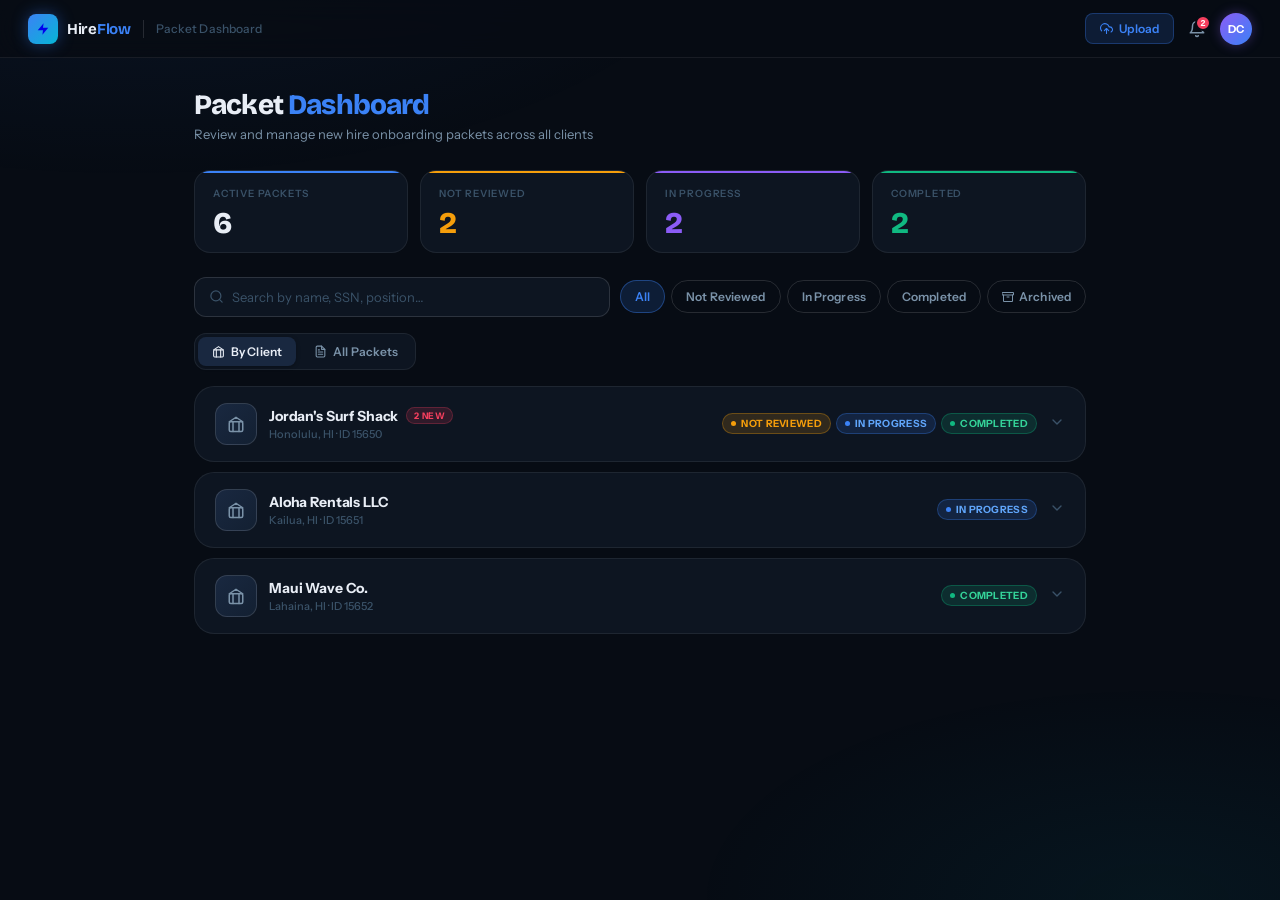
<file: templates/dashboard.html>
<!DOCTYPE html>
<html lang="en">
<head>
    <meta charset="UTF-8">
    <meta name="viewport" content="width=device-width, initial-scale=1.0">
    <title>HireFlow — Packet Dashboard</title>
    <link rel="preconnect" href="https://fonts.googleapis.com">
    <link rel="preconnect" href="https://fonts.gstatic.com" crossorigin>
    <link href="https://fonts.googleapis.com/css2?family=Bricolage+Grotesque:opsz,wght@12..96,400;12..96,500;12..96,600;12..96,700;12..96,800&family=Instrument+Sans:wght@400;500;600;700&display=swap" rel="stylesheet">
    <style>
        :root {
            --bg:        #070C14;
            --surf:      #0D1521;
            --surf-2:    #132032;
            --surf-3:    #192840;
            --border:    rgba(255,255,255,0.07);
            --border-hi: rgba(255,255,255,0.13);
            --accent:    #3B82F6;
            --accent-lo: rgba(59,130,246,0.15);
            --cyan:      #06B6D4;
            --amber:     #F59E0B;
            --amber-lo:  rgba(245,158,11,0.15);
            --violet:    #8B5CF6;
            --violet-lo: rgba(139,92,246,0.15);
            --green:     #10B981;
            --green-lo:  rgba(16,185,129,0.15);
            --red:       #F43F5E;
            --red-lo:    rgba(244,63,94,0.15);
            --t1:        #E8EDF5;
            --t2:        #7A92A8;
            --t3:        #3A5268;
            --font-head: 'Bricolage Grotesque', Georgia, serif;
            --font-body: 'Instrument Sans', system-ui, sans-serif;
            --r-sm:      8px;
            --r-md:      12px;
            --r-lg:      16px;
            --r-xl:      20px;
            --shadow:    0 4px 24px rgba(0,0,0,0.4);
            --shadow-lg: 0 12px 48px rgba(0,0,0,0.6);
        }
        *, *::before, *::after { margin: 0; padding: 0; box-sizing: border-box; }
        ::-webkit-scrollbar { width: 5px; height: 5px; }
        ::-webkit-scrollbar-track { background: transparent; }
        ::-webkit-scrollbar-thumb { background: var(--surf-3); border-radius: 10px; }
        ::-webkit-scrollbar-thumb:hover { background: var(--t3); }
        input:focus, textarea:focus, button:focus { outline: none; }

        body {
            font-family: var(--font-body);
            background: var(--bg);
            min-height: 100vh;
            color: var(--t1);
            position: relative;
            overflow-x: hidden;
        }
        body::before {
            content: '';
            position: fixed;
            inset: 0;
            background-image:
                radial-gradient(ellipse 80% 50% at 10% -10%, rgba(59,130,246,0.08) 0%, transparent 60%),
                radial-gradient(ellipse 60% 40% at 90% 100%, rgba(6,182,212,0.06) 0%, transparent 60%);
            pointer-events: none;
            z-index: 0;
        }

        /* ── Header ── */
        .header {
            background: rgba(7,12,20,0.88);
            backdrop-filter: blur(20px);
            -webkit-backdrop-filter: blur(20px);
            border-bottom: 1px solid var(--border);
            padding: 0 28px;
            height: 58px;
            display: flex;
            align-items: center;
            justify-content: space-between;
            position: sticky;
            top: 0;
            z-index: 100;
        }
        .header-left {
            display: flex;
            align-items: center;
            gap: 12px;
        }
        .logo {
            display: flex;
            align-items: center;
            gap: 9px;
            text-decoration: none;
        }
        .logo-icon {
            width: 30px;
            height: 30px;
            border-radius: var(--r-sm);
            background: linear-gradient(135deg, var(--accent) 0%, var(--cyan) 100%);
            box-shadow: 0 0 16px rgba(59,130,246,0.4);
            display: flex;
            align-items: center;
            justify-content: center;
        }
        .logo-icon svg {
            width: 14px;
            height: 14px;
            fill: #fff;
        }
        .logo-wordmark {
            color: var(--t1);
            font-weight: 700;
            font-size: 15px;
            letter-spacing: -0.02em;
            font-family: var(--font-head);
        }
        .logo-wordmark span { color: var(--accent); }
        .header-sep { width:1px; height:18px; background:var(--border-hi); }
        .header-breadcrumb {
            color: var(--t3);
            font-size: 12px;
            font-weight: 500;
            letter-spacing: 0.01em;
        }
        .header-right {
            display: flex;
            align-items: center;
            gap: 6px;
        }
        .btn-upload {
            display: flex;
            align-items: center;
            gap: 6px;
            padding: 7px 14px;
            background: var(--accent-lo);
            border: 1px solid rgba(59,130,246,0.3);
            border-radius: var(--r-sm);
            color: var(--accent);
            cursor: pointer;
            font-size: 12px;
            font-weight: 600;
            font-family: var(--font-body);
            text-decoration: none;
            transition: all .2s;
            letter-spacing: 0.01em;
        }
        .btn-upload:hover {
            background: rgba(59,130,246,0.25);
            border-color: rgba(59,130,246,0.5);
            box-shadow: 0 0 20px rgba(59,130,246,0.2);
        }
        .notif-wrapper { position: relative; }
        .btn-notif {
            position: relative;
            background: none;
            border: none;
            cursor: pointer;
            padding: 8px;
            border-radius: var(--r-sm);
            color: var(--t2);
            display: flex;
            align-items: center;
            transition: all .15s;
        }
        .btn-notif:hover { background: var(--surf-2); color: var(--t1); }
        .notif-badge {
            position: absolute;
            top: 3px;
            right: 3px;
            width: 16px;
            height: 16px;
            border-radius: 50%;
            background: var(--red);
            color: #fff;
            font-size: 9px;
            font-weight: 800;
            display: flex;
            align-items: center;
            justify-content: center;
            border: 2px solid var(--bg);
        }
        .avatar {
            width: 32px;
            height: 32px;
            border-radius: 50%;
            background: linear-gradient(135deg, var(--violet), var(--accent));
            display: flex;
            align-items: center;
            justify-content: center;
            cursor: pointer;
            color: #fff;
            font-size: 11px;
            font-weight: 700;
            box-shadow: 0 0 12px rgba(139,92,246,0.35);
        }

        /* ── Notification Panel ── */
        .notif-panel {
            position: absolute;
            top: calc(100% + 10px);
            right: 0;
            width: 340px;
            background: var(--surf-2);
            border-radius: var(--r-xl);
            box-shadow: var(--shadow-lg), 0 0 0 1px var(--border-hi);
            z-index: 999;
            overflow: hidden;
            display: none;
            animation: slideDown .18s ease;
        }
        .notif-panel.open { display: block; }
        @keyframes slideDown { from { opacity:0; transform:translateY(-8px); } to { opacity:1; transform:translateY(0); } }
        .notif-panel-header {
            padding: 16px 18px 12px;
            border-bottom: 1px solid var(--border);
            display: flex;
            justify-content: space-between;
            align-items: center;
        }
        .notif-panel-header span { font-weight: 700; font-size: 13px; color: var(--t1); }
        .notif-panel-body { max-height: 320px; overflow-y: auto; }
        .notif-item {
            padding: 12px 18px;
            border-bottom: 1px solid var(--border);
            cursor: pointer;
            transition: background .15s;
        }
        .notif-item:last-child { border-bottom: none; }
        .notif-item:hover { background: var(--surf-3); }
        .notif-empty { padding: 28px 18px; color: var(--t3); font-size: 13px; text-align: center; }

        /* ── Main Content ── */
        .main-content {
            max-width: 940px;
            margin: 0 auto;
            padding: 32px 24px 64px;
            position: relative;
            z-index: 1;
            animation: fadeUp .4s ease both;
        }
        @keyframes fadeUp { from { opacity:0; transform:translateY(16px); } to { opacity:1; transform:translateY(0); } }
        .page-title {
            font-size: 28px;
            font-weight: 800;
            color: var(--t1);
            margin: 0;
            font-family: var(--font-head);
            letter-spacing: -0.03em;
            line-height: 1.1;
        }
        .page-title em { color: var(--accent); font-style: normal; }
        .page-subtitle {
            margin: 5px 0 0;
            color: var(--t2);
            font-size: 13px;
        }

        /* ── Stats Grid ── */
        .stat-grid {
            display: grid;
            grid-template-columns: repeat(4, 1fr);
            gap: 12px;
            margin: 24px 0;
        }
        .stat-card {
            background: var(--surf);
            border: 1px solid var(--border);
            border-radius: var(--r-lg);
            padding: 16px 18px 14px;
            position: relative;
            overflow: hidden;
            transition: transform .2s, box-shadow .2s;
            animation: fadeUp .4s ease both;
        }
        .stat-card:nth-child(1) { animation-delay: .05s; }
        .stat-card:nth-child(2) { animation-delay: .10s; }
        .stat-card:nth-child(3) { animation-delay: .15s; }
        .stat-card:nth-child(4) { animation-delay: .20s; }
        .stat-card:hover { transform: translateY(-2px); box-shadow: var(--shadow); }
        .stat-card::before {
            content: '';
            position: absolute;
            top: 0; left: 0; right: 0;
            height: 2px;
            border-radius: var(--r-lg) var(--r-lg) 0 0;
        }
        .stat-card:nth-child(1)::before { background: var(--accent); }
        .stat-card:nth-child(2)::before { background: var(--amber); }
        .stat-card:nth-child(3)::before { background: var(--violet); }
        .stat-card:nth-child(4)::before { background: var(--green); }
        .stat-label {
            font-size: 10px;
            color: var(--t3);
            font-weight: 600;
            text-transform: uppercase;
            letter-spacing: 0.08em;
            margin-bottom: 8px;
        }
        .stat-value {
            font-size: 30px;
            font-weight: 800;
            margin-top: 0;
            line-height: 1;
            font-family: var(--font-head);
        }
        .stat-card:nth-child(1) .stat-value { color: var(--t1); }
        .stat-card:nth-child(2) .stat-value { color: var(--amber); }
        .stat-card:nth-child(3) .stat-value { color: var(--violet); }
        .stat-card:nth-child(4) .stat-value { color: var(--green); }

        /* ── Search + Filter Bar ── */
        .toolbar {
            display: flex;
            gap: 10px;
            margin-bottom: 16px;
            flex-wrap: wrap;
            align-items: center;
        }
        .search-box {
            flex: 1;
            min-width: 220px;
            display: flex;
            align-items: center;
            gap: 8px;
            background: var(--surf);
            border: 1px solid var(--border-hi);
            border-radius: var(--r-md);
            padding: 0 14px;
            transition: border-color .2s, box-shadow .2s;
        }
        .search-box:focus-within {
            border-color: rgba(59,130,246,0.4);
            box-shadow: 0 0 0 3px rgba(59,130,246,0.08);
        }
        .search-box input {
            flex: 1;
            border: none;
            background: transparent;
            font-size: 13px;
            color: var(--t1);
            padding: 11px 0;
            font-family: var(--font-body);
        }
        .search-box input::placeholder { color: var(--t3); }
        .btn-clear {
            background: none;
            border: none;
            cursor: pointer;
            color: var(--t3);
            padding: 0;
            display: none;
            transition: color .15s;
        }
        .btn-clear:hover { color: var(--t1); }
        .btn-clear.visible { display: block; }
        .filter-group {
            display: flex;
            gap: 6px;
            align-items: center;
            flex-wrap: wrap;
        }
        .btn-filter {
            padding: 8px 14px;
            border-radius: 100px;
            font-size: 12px;
            font-weight: 600;
            cursor: pointer;
            border: 1px solid var(--border-hi);
            background: transparent;
            color: var(--t2);
            transition: all .15s;
            font-family: var(--font-body);
            letter-spacing: 0.01em;
        }
        .btn-filter:hover { background: var(--surf-2); color: var(--t1); }
        .btn-filter.active {
            background: var(--accent-lo);
            border-color: rgba(59,130,246,0.4);
            color: var(--accent);
        }
        .btn-archived {
            display: flex;
            align-items: center;
            gap: 5px;
        }
        .btn-archived.active {
            background: rgba(74,96,112,0.25);
            border-color: rgba(74,96,112,0.5);
            color: var(--t2);
        }

        /* ── View Toggle ── */
        .view-toggle {
            display: flex;
            gap: 4px;
            margin-bottom: 16px;
            background: var(--surf);
            border: 1px solid var(--border);
            border-radius: var(--r-md);
            padding: 3px;
            width: fit-content;
        }
        .btn-view {
            display: flex;
            align-items: center;
            gap: 6px;
            padding: 7px 14px;
            border-radius: var(--r-sm);
            border: none;
            background: transparent;
            color: var(--t2);
            font-size: 12px;
            font-weight: 600;
            cursor: pointer;
            font-family: var(--font-body);
            transition: all .15s;
            letter-spacing: 0.01em;
        }
        .btn-view:hover { color: var(--t1); }
        .btn-view.active {
            background: var(--surf-3);
            color: var(--t1);
            box-shadow: 0 1px 4px rgba(0,0,0,0.3);
        }

        /* ── Client Card ── */
        .client-list { display: flex; flex-direction: column; gap: 10px; }
        .client-card {
            background: var(--surf);
            border-radius: var(--r-xl);
            overflow: hidden;
            border: 1px solid var(--border);
            transition: border-color .2s, box-shadow .2s;
            animation: fadeUp .35s ease both;
        }
        .client-card:nth-child(1) { animation-delay: .10s; }
        .client-card:nth-child(2) { animation-delay: .18s; }
        .client-card:nth-child(3) { animation-delay: .26s; }
        .client-card:hover { border-color: var(--border-hi); box-shadow: 0 4px 20px rgba(0,0,0,0.3); }
        .client-header {
            display: flex;
            align-items: center;
            justify-content: space-between;
            padding: 16px 20px;
            cursor: pointer;
            user-select: none;
        }
        .client-header-left {
            display: flex;
            align-items: center;
            gap: 12px;
        }
        .client-icon {
            width: 42px;
            height: 42px;
            border-radius: var(--r-md);
            background: linear-gradient(135deg, var(--surf-3) 0%, var(--surf-2) 100%);
            border: 1px solid var(--border-hi);
            display: flex;
            align-items: center;
            justify-content: center;
            flex-shrink: 0;
        }
        .client-name {
            font-weight: 700;
            font-size: 14px;
            color: var(--t1);
            letter-spacing: -0.01em;
        }
        .client-meta {
            font-size: 11px;
            color: var(--t3);
            margin-top: 2px;
            font-weight: 500;
        }
        .badge-new {
            background: var(--red-lo);
            color: var(--red);
            font-size: 9px;
            font-weight: 800;
            padding: 2px 7px;
            border-radius: 100px;
            margin-left: 8px;
            border: 1px solid rgba(244,63,94,0.25);
            letter-spacing: 0.04em;
            text-transform: uppercase;
        }
        .client-header-right {
            display: flex;
            align-items: center;
            gap: 12px;
        }
        .client-statuses { display: flex; gap: 5px; }
        .chevron-icon {
            color: var(--t3);
            transition: transform .2s;
        }
        .chevron-icon.open { transform: rotate(180deg); }

        /* ── Packet rows ── */
        .client-packets { border-top: 1px solid var(--border); display: none; }
        .client-packets.open { display: block; }
        .packet-row {
            display: flex;
            align-items: center;
            justify-content: space-between;
            padding: 11px 20px 11px 74px;
            cursor: pointer;
            transition: background .15s;
            border-bottom: 1px solid var(--border);
        }
        .packet-row:last-child { border-bottom: none; }
        .packet-row:hover { background: var(--surf-2); }
        .packet-row-left {
            display: flex;
            align-items: center;
            gap: 10px;
        }
        .packet-avatar {
            width: 32px;
            height: 32px;
            border-radius: var(--r-sm);
            background: var(--surf-3);
            border: 1px solid var(--border);
            display: flex;
            align-items: center;
            justify-content: center;
        }
        .packet-name { font-size: 13px; font-weight: 600; color: var(--t1); }
        .packet-meta { font-size: 11px; color: var(--t3); margin-top: 1px; font-weight: 500; }
        .packet-meta .missing { color: var(--amber); margin-left: 6px; }
        .packet-row-right {
            display: flex;
            align-items: center;
            gap: 10px;
        }
        .packet-time { font-size: 11px; color: var(--t3); white-space: nowrap; }

        /* ── All Packets View ── */
        .all-packets {
            background: var(--surf);
            border-radius: var(--r-xl);
            border: 1px solid var(--border);
            overflow: hidden;
        }
        .all-packet-row {
            display: flex;
            align-items: center;
            justify-content: space-between;
            padding: 14px 20px;
            cursor: pointer;
            transition: background .15s;
            border-bottom: 1px solid var(--border);
        }
        .all-packet-row:last-child { border-bottom: none; }
        .all-packet-row:hover { background: var(--surf-2); }
        .all-packet-avatar {
            width: 38px;
            height: 38px;
            border-radius: var(--r-md);
            background: var(--surf-3);
            border: 1px solid var(--border);
            display: flex;
            align-items: center;
            justify-content: center;
        }
        .all-packet-name { font-size: 14px; font-weight: 700; color: var(--t1); letter-spacing: -0.01em; }
        .all-packet-meta { font-size: 12px; color: var(--t2); margin-top: 2px; }
        .empty-msg { padding: 48px; text-align: center; color: var(--t3); font-size: 14px; }

        /* ── Status Badge ── */
        .status-badge {
            display: inline-flex;
            align-items: center;
            gap: 5px;
            padding: 4px 10px;
            border-radius: 100px;
            font-size: 11px;
            font-weight: 700;
            white-space: nowrap;
            letter-spacing: 0.03em;
            text-transform: uppercase;
            border-width: 1px;
            border-style: solid;
        }
        .status-badge.small { padding: 3px 8px; font-size: 10px; }
        .status-dot {
            width: 5px;
            height: 5px;
            border-radius: 50%;
            flex-shrink: 0;
        }

        /* ── Modal ── */
        .modal-overlay {
            position: fixed;
            inset: 0;
            background: rgba(0,0,0,0.65);
            backdrop-filter: blur(6px);
            -webkit-backdrop-filter: blur(6px);
            z-index: 1000;
            display: none;
            align-items: center;
            justify-content: center;
            padding: 16px;
        }
        .modal-overlay.open { display: flex; animation: fadeOverlay .2s ease; }
        @keyframes fadeOverlay { from { opacity: 0; } to { opacity: 1; } }
        .modal {
            background: var(--surf-2);
            border-radius: var(--r-xl);
            width: 100%;
            max-width: 640px;
            max-height: 90vh;
            overflow-y: auto;
            box-shadow: var(--shadow-lg), 0 0 0 1px var(--border-hi);
            animation: modalIn .22s cubic-bezier(0.34, 1.56, 0.64, 1);
        }
        @keyframes modalIn { from { opacity:0; transform:scale(0.95) translateY(12px); } to { opacity:1; transform:scale(1) translateY(0); } }
        .modal-header {
            padding: 22px 24px 18px;
            border-bottom: 1px solid var(--border);
            display: flex;
            justify-content: space-between;
            align-items: flex-start;
        }
        .modal-title {
            font-size: 20px;
            font-weight: 800;
            color: var(--t1);
            font-family: var(--font-head);
            letter-spacing: -0.02em;
        }
        .modal-subtitle { font-size: 12px; color: var(--t2); margin-top: 4px; font-weight: 500; }
        .modal-actions { display: flex; gap: 8px; align-items: center; flex-shrink: 0; }
        .btn-edit {
            display: flex;
            align-items: center;
            gap: 5px;
            padding: 7px 13px;
            border-radius: var(--r-sm);
            border: 1px solid var(--border-hi);
            background: transparent;
            color: var(--t2);
            cursor: pointer;
            font-size: 12px;
            font-weight: 600;
            font-family: var(--font-body);
            transition: all .15s;
        }
        .btn-edit:hover { background: var(--surf-3); color: var(--t1); }
        .btn-edit.active {
            background: var(--accent-lo);
            border-color: rgba(59,130,246,0.4);
            color: var(--accent);
        }
        .btn-modal-close {
            background: var(--surf-3);
            border: 1px solid var(--border);
            border-radius: var(--r-sm);
            padding: 8px;
            cursor: pointer;
            color: var(--t2);
            display: flex;
            align-items: center;
            transition: all .15s;
        }
        .btn-modal-close:hover { background: var(--border-hi); color: var(--t1); }
        .modal-body { padding: 20px 24px 24px; display: grid; gap: 18px; }
        .info-grid { display: grid; grid-template-columns: 1fr 1fr; gap: 10px; }
        .info-cell {
            background: var(--surf);
            border-radius: var(--r-md);
            padding: 11px 14px;
            border: 1px solid var(--border);
        }
        .info-label {
            font-size: 10px;
            color: var(--t3);
            font-weight: 700;
            text-transform: uppercase;
            letter-spacing: 0.08em;
            margin-bottom: 4px;
        }
        .info-value { font-size: 13px; font-weight: 600; color: var(--t1); }
        .section-label {
            font-size: 10px;
            color: var(--t3);
            font-weight: 700;
            text-transform: uppercase;
            letter-spacing: 0.08em;
            margin-bottom: 10px;
        }
        .status-options { display: flex; gap: 7px; flex-wrap: wrap; }
        .btn-status-option {
            padding: 6px 14px;
            border-radius: 100px;
            font-size: 12px;
            font-weight: 600;
            cursor: pointer;
            border: 1px solid var(--border-hi);
            background: transparent;
            color: var(--t2);
            font-family: var(--font-body);
            transition: all .15s;
        }
        .btn-status-option:hover { background: var(--surf-3); color: var(--t1); }
        .btn-status-option.active {
            background: var(--accent-lo);
            border-color: rgba(59,130,246,0.4);
            color: var(--accent);
        }
        .form-tags { display: flex; flex-wrap: wrap; gap: 6px; }
        .form-tag {
            display: flex;
            align-items: center;
            gap: 5px;
            padding: 4px 10px;
            border-radius: var(--r-sm);
            font-size: 11px;
            font-weight: 600;
            letter-spacing: 0.01em;
        }
        .form-tag.complete { background: var(--green-lo); color: var(--green); border: 1px solid rgba(16,185,129,0.2); }
        .form-tag.missing { background: var(--amber-lo); color: var(--amber); border: 1px solid rgba(245,158,11,0.2); }
        .notes-display {
            background: var(--surf);
            border-radius: var(--r-md);
            padding: 12px 14px;
            font-size: 13px;
            color: var(--t1);
            min-height: 52px;
            line-height: 1.5;
            border: 1px solid var(--border);
        }
        .notes-display.empty { color: var(--t3); }
        .notes-textarea {
            width: 100%;
            min-height: 80px;
            padding: 11px 13px;
            border-radius: var(--r-md);
            border: 1px solid var(--border-hi);
            background: var(--surf);
            color: var(--t1);
            font-size: 13px;
            font-family: var(--font-body);
            resize: vertical;
            transition: border-color .2s, box-shadow .2s;
        }
        .notes-textarea:focus {
            border-color: rgba(59,130,246,0.4);
            box-shadow: 0 0 0 3px rgba(59,130,246,0.08);
        }
        .btn-save {
            background: linear-gradient(135deg, var(--accent), var(--cyan));
            color: #fff;
            border: none;
            border-radius: var(--r-md);
            padding: 12px 20px;
            font-weight: 700;
            font-size: 13px;
            cursor: pointer;
            display: flex;
            align-items: center;
            gap: 8px;
            justify-content: center;
            font-family: var(--font-body);
            transition: opacity .2s, transform .1s;
            letter-spacing: 0.02em;
            box-shadow: 0 4px 16px rgba(59,130,246,0.3);
        }
        .btn-save:hover { opacity: .9; transform: translateY(-1px); }

        @media (max-width: 768px) {
            .stat-grid { grid-template-columns: 1fr 1fr !important; }
            .main-content { padding: 16px !important; }
            .info-grid { grid-template-columns: 1fr !important; }
            .packet-row { padding-left: 20px; }
            .header { padding: 0 16px; }
        }
    </style>
</head>
<body>

<!-- ── Header ── -->
<header class="header">
    <div class="header-left">
        <a href="/" class="logo">
            <div class="logo-icon">
                <svg viewBox="0 0 24 24"><path d="M13 2L3 14h9l-1 8 10-12h-9l1-8z" fill="currentColor"/></svg>
            </div>
            <div class="logo-wordmark">Hire<span>Flow</span></div>
        </a>
        <div class="header-sep"></div>
        <span class="header-breadcrumb">Packet Dashboard</span>
    </div>
    <div class="header-right">
        <a href="/upload" class="btn-upload">
            <svg width="13" height="13" viewBox="0 0 24 24" fill="none" stroke="currentColor" stroke-width="2" stroke-linecap="round" stroke-linejoin="round"><polyline points="16 16 12 12 8 16"/><line x1="12" y1="12" x2="12" y2="21"/><path d="M20.39 18.39A5 5 0 0 0 18 9h-1.26A8 8 0 1 0 3 16.3"/></svg>
            Upload
        </a>
        <div class="notif-wrapper" id="notifWrapper">
            <button class="btn-notif" id="notifBtn">
                <svg width="18" height="18" viewBox="0 0 24 24" fill="none" stroke="currentColor" stroke-width="2" stroke-linecap="round" stroke-linejoin="round"><path d="M18 8A6 6 0 0 0 6 8c0 7-3 9-3 9h18s-3-2-3-9"/><path d="M13.73 21a2 2 0 0 1-3.46 0"/></svg>
                <span class="notif-badge" id="notifBadge" style="display:none;"></span>
            </button>
            <div class="notif-panel" id="notifPanel">
                <div class="notif-panel-header">
                    <span>Notifications</span>
                    <button onclick="closeNotifications()" style="background:none;border:none;cursor:pointer;color:#7A92A8;display:flex;align-items:center;">
                        <svg width="14" height="14" viewBox="0 0 24 24" fill="none" stroke="currentColor" stroke-width="2" stroke-linecap="round" stroke-linejoin="round"><line x1="18" y1="6" x2="6" y2="18"/><line x1="6" y1="6" x2="18" y2="18"/></svg>
                    </button>
                </div>
                <div class="notif-panel-body" id="notifBody"></div>
            </div>
        </div>
        <div class="avatar">DC</div>
    </div>
</header>

<!-- ── Main Content ── -->
<div class="main-content">
    <div style="margin-bottom:28px;">
        <h1 class="page-title">Packet <em>Dashboard</em></h1>
        <p class="page-subtitle">Review and manage new hire onboarding packets across all clients</p>
    </div>

    <!-- Stats -->
    <div class="stat-grid" id="statsGrid"></div>

    <!-- Toolbar -->
    <div class="toolbar">
        <div class="search-box">
            <svg width="15" height="15" viewBox="0 0 24 24" fill="none" stroke="#3A5268" stroke-width="2" stroke-linecap="round" stroke-linejoin="round"><circle cx="11" cy="11" r="8"/><line x1="21" y1="21" x2="16.65" y2="16.65"/></svg>
            <input type="text" id="searchInput" placeholder="Search by name, SSN, position…">
            <button class="btn-clear" id="searchClear" onclick="clearSearch()">
                <svg width="13" height="13" viewBox="0 0 24 24" fill="none" stroke="currentColor" stroke-width="2" stroke-linecap="round" stroke-linejoin="round"><line x1="18" y1="6" x2="6" y2="18"/><line x1="6" y1="6" x2="18" y2="18"/></svg>
            </button>
        </div>
        <div class="filter-group" id="filterGroup"></div>
    </div>

    <!-- View Toggle -->
    <div class="view-toggle" id="viewToggle"></div>

    <!-- Client View -->
    <div id="clientView" class="client-list"></div>

    <!-- All Packets View -->
    <div id="allView" class="all-packets" style="display:none;"></div>
</div>

<!-- ── Modal ── -->
<div class="modal-overlay" id="modalOverlay">
    <div class="modal" id="modalContent">
        <div class="modal-header">
            <div>
                <div class="modal-title" id="modalTitle"></div>
                <div class="modal-subtitle" id="modalSubtitle"></div>
            </div>
            <div class="modal-actions">
                <button class="btn-edit" id="btnEdit"></button>
                <button class="btn-modal-close" id="btnModalClose">
                    <svg width="14" height="14" viewBox="0 0 24 24" fill="none" stroke="#7A92A8" stroke-width="2" stroke-linecap="round" stroke-linejoin="round"><line x1="18" y1="6" x2="6" y2="18"/><line x1="6" y1="6" x2="18" y2="18"/></svg>
                </button>
            </div>
        </div>
        <div class="modal-body" id="modalBody"></div>
    </div>
</div>

<script>
(function() {
    "use strict";

    // ─── Data ─────────────────────────────────────────────────────────────
    var STATUSES = ["Not Reviewed", "In Progress", "Completed", "Archived"];
    var STATUS_COLORS = {
        "Not Reviewed": { bg: "rgba(245,158,11,0.15)", text: "#F59E0B", dot: "#F59E0B", border: "rgba(245,158,11,0.3)" },
        "In Progress":  { bg: "rgba(59,130,246,0.15)", text: "#60A5FA", dot: "#3B82F6", border: "rgba(59,130,246,0.3)" },
        "Completed":    { bg: "rgba(16,185,129,0.15)", text: "#34D399", dot: "#10B981", border: "rgba(16,185,129,0.3)" },
        "Archived":     { bg: "rgba(74,96,112,0.15)",  text: "#7A92A8", dot: "#4A6070", border: "rgba(74,96,112,0.3)" },
    };
    var CLIENTS = [
        { id: "15650", name: "Jordan's Surf Shack", location: "Honolulu, HI", active: 4 },
        { id: "15651", name: "Aloha Rentals LLC",   location: "Kailua, HI",   active: 2 },
        { id: "15652", name: "Maui Wave Co.",        location: "Lahaina, HI",  active: 1 },
    ];
    var packets = [
        { id:"p1", clientId:"15650", clientName:"Jordan's Surf Shack", employeeName:"LeBron James", ssn:"***-**-3452", position:"Retail Worker", type:"Full Time", status:"Completed", uploadDate:"2026-03-01", forms:["Employment Form","Form I-9","W-4","HW-4","HC-5","Direct Deposit"], missingForms:[], notes:"All forms complete. Direct deposit set to paper copies." },
        { id:"p2", clientId:"15650", clientName:"Jordan's Surf Shack", employeeName:"Taylor Swift", ssn:"***-**-8312", position:"Instructor", type:"Full Time", status:"In Progress", uploadDate:"2026-03-10", forms:["Employment Form","Form I-9","W-4","HW-4","HC-5","Direct Deposit","Handbook Ack."], missingForms:[], notes:"W-4 dependent credit noted ($2,000). HW-4 allowances = 5." },
        { id:"p3", clientId:"15650", clientName:"Jordan's Surf Shack", employeeName:"Kai Makoa", ssn:"***-**-7891", position:"Owner", type:"Full Time", status:"Not Reviewed", uploadDate:"2026-03-13", forms:["Employment Form","Form I-9"], missingForms:["W-4","HW-4","Direct Deposit"], notes:"" },
        { id:"p4", clientId:"15650", clientName:"Jordan's Surf Shack", employeeName:"Lena Cruz", ssn:"***-**-4421", position:"Retail Worker", type:"Part Time", status:"Not Reviewed", uploadDate:"2026-03-14", forms:["Employment Form","W-4"], missingForms:["Form I-9","HW-4"], notes:"" },
        { id:"p5", clientId:"15651", clientName:"Aloha Rentals LLC", employeeName:"Marcus Reyes", ssn:"***-**-2209", position:"Manager", type:"Full Time", status:"In Progress", uploadDate:"2026-03-08", forms:["Employment Form","Form I-9","W-4","HW-4"], missingForms:["Direct Deposit"], notes:"Awaiting direct deposit form." },
        { id:"p6", clientId:"15651", clientName:"Aloha Rentals LLC", employeeName:"Sofia Nakamura", ssn:"***-**-3317", position:"Associate", type:"Part Time", status:"Archived", uploadDate:"2026-01-15", forms:["Employment Form","Form I-9","W-4","HW-4","Direct Deposit"], missingForms:[], notes:"Terminated 2026-02-28. Archived." },
        { id:"p7", clientId:"15652", clientName:"Maui Wave Co.", employeeName:"Jordan Hale", ssn:"***-**-5593", position:"Instructor", type:"Full Time", status:"Completed", uploadDate:"2026-02-20", forms:["Employment Form","Form I-9","W-4","HW-4","HC-5","Direct Deposit","Handbook Ack."], missingForms:[], notes:"" },
    ];

    // ─── State ────────────────────────────────────────────────────────────
    var searchQuery = "";
    var filterStatus = "All";
    var showArchived = false;
    var activeView = "clients";
    var selectedPacket = null;
    var editMode = false;
    var editStatus = "";
    var editNotes = "";
    var openClients = {};
    var NOW = new Date("2026-03-15");

    // ─── DOM refs ─────────────────────────────────────────────────────────
    var $ = function(id) { return document.getElementById(id); };

    // ─── Helpers ──────────────────────────────────────────────────────────
    function esc(str) {
        var div = document.createElement("div");
        div.textContent = str;
        return div.innerHTML;
    }

    function timeSince(dateStr) {
        var d = new Date(dateStr);
        var days = Math.floor((NOW - d) / 86400000);
        if (days === 0) return "Today";
        if (days === 1) return "Yesterday";
        if (days < 7) return days + "d ago";
        return d.toLocaleDateString("en-US", { month: "short", day: "numeric" });
    }

    function statusBadgeHTML(status, small) {
        var c = STATUS_COLORS[status] || STATUS_COLORS["Not Reviewed"];
        return '<span class="status-badge' + (small ? ' small' : '') + '" style="background:' + c.bg + ';color:' + c.text + ';border-color:' + (c.border || 'transparent') + '"><span class="status-dot" style="background:' + c.dot + '"></span>' + esc(status) + '</span>';
    }

    function svgIcon(name, size, color) {
        size = size || 16; color = color || "currentColor";
        var icons = {
            check: '<polyline points="20 6 9 17 4 12"/>',
            alert: '<circle cx="12" cy="12" r="10"/><line x1="12" y1="8" x2="12" y2="12"/><line x1="12" y1="16" x2="12.01" y2="16"/>',
            user: '<path d="M20 21v-2a4 4 0 0 0-4-4H8a4 4 0 0 0-4 4v2"/><circle cx="12" cy="7" r="4"/>',
            building: '<rect x="3" y="9" width="18" height="13" rx="2"/><path d="M8 22V9"/><path d="M16 22V9"/><path d="M3 9l9-6 9 6"/>',
            chevronRight: '<polyline points="9 18 15 12 9 6"/>',
            chevronDown: '<polyline points="6 9 12 15 18 9"/>',
            fileText: '<path d="M14 2H6a2 2 0 0 0-2 2v16a2 2 0 0 0 2 2h12a2 2 0 0 0 2-2V8z"/><polyline points="14 2 14 8 20 8"/><line x1="16" y1="13" x2="8" y2="13"/><line x1="16" y1="17" x2="8" y2="17"/><polyline points="10 9 9 9 8 9"/>',
            archive: '<polyline points="21 8 21 21 3 21 3 8"/><rect x="1" y="3" width="22" height="5"/><line x1="10" y1="12" x2="14" y2="12"/>',
            eye: '<path d="M1 12s4-8 11-8 11 8 11 8-4 8-11 8-11-8-11-8z"/><circle cx="12" cy="12" r="3"/>',
            edit: '<path d="M11 4H4a2 2 0 0 0-2 2v14a2 2 0 0 0 2 2h14a2 2 0 0 0 2-2v-7"/><path d="M18.5 2.5a2.121 2.121 0 0 1 3 3L12 15l-4 1 1-4 9.5-9.5z"/>',
        };
        return '<svg width="' + size + '" height="' + size + '" viewBox="0 0 24 24" fill="none" stroke="' + color + '" stroke-width="2" stroke-linecap="round" stroke-linejoin="round">' + (icons[name] || '') + '</svg>';
    }

    function isNew(p) {
        return (NOW - new Date(p.uploadDate)) / 86400000 <= 3 && p.status !== "Archived";
    }

    function getFilteredPackets() {
        return packets.filter(function(p) {
            var q = searchQuery.toLowerCase();
            if (q && !(
                p.employeeName.toLowerCase().indexOf(q) >= 0 ||
                p.ssn.indexOf(q) >= 0 ||
                p.clientName.toLowerCase().indexOf(q) >= 0 ||
                p.position.toLowerCase().indexOf(q) >= 0
            )) return false;
            if (!showArchived && p.status === "Archived") return false;
            if (filterStatus !== "All" && p.status !== filterStatus) return false;
            return true;
        });
    }

    // ─── Render Stats ─────────────────────────────────────────────────────
    function renderStats() {
        var active = packets.filter(function(p) { return p.status !== "Archived"; }).length;
        var nr = packets.filter(function(p) { return p.status === "Not Reviewed"; }).length;
        var ip = packets.filter(function(p) { return p.status === "In Progress"; }).length;
        var done = packets.filter(function(p) { return p.status === "Completed"; }).length;
        var stats = [
            { label: "Active Packets", value: active },
            { label: "Not Reviewed",   value: nr   },
            { label: "In Progress",    value: ip   },
            { label: "Completed",      value: done },
        ];
        $("statsGrid").innerHTML = stats.map(function(s) {
            return '<div class="stat-card"><div class="stat-label">' + esc(s.label) + '</div><div class="stat-value">' + s.value + '</div></div>';
        }).join("");
    }

    // ─── Render Notifications ─────────────────────────────────────────────
    function renderNotifications() {
        var newOnes = packets.filter(function(p) { return (NOW - new Date(p.uploadDate)) / 86400000 <= 3; });
        var badge = $("notifBadge");
        if (newOnes.length > 0) { badge.textContent = newOnes.length; badge.style.display = "flex"; }
        else { badge.style.display = "none"; }

        var body = $("notifBody");
        if (newOnes.length === 0) {
            body.innerHTML = '<div class="notif-empty">No new notifications</div>';
            return;
        }
        body.innerHTML = newOnes.map(function(p) {
            return '<div class="notif-item" data-packet-id="' + esc(p.id) + '">' +
                '<div style="display:flex;justify-content:space-between;align-items:flex-start;">' +
                    '<div>' +
                        '<div style="font-size:13px;font-weight:600;color:#E8EDF5;">New packet: ' + esc(p.employeeName) + '</div>' +
                        '<div style="font-size:12px;color:#7A92A8;margin-top:2px;">' + esc(p.clientName) + '</div>' +
                    '</div>' +
                    '<div style="display:flex;flex-direction:column;align-items:flex-end;gap:4px;">' +
                        statusBadgeHTML(p.status, true) +
                        '<span style="font-size:11px;color:#3A5268;">' + esc(timeSince(p.uploadDate)) + '</span>' +
                    '</div>' +
                '</div>' +
                (p.missingForms.length > 0 ? '<div style="margin-top:6px;display:flex;align-items:center;gap:4px;color:#F59E0B;font-size:11px;">' + svgIcon('alert',11,'#F59E0B') + ' ' + p.missingForms.length + ' missing form' + (p.missingForms.length>1?'s':'') + '</div>' : '') +
            '</div>';
        }).join("");

        // Attach click handlers via delegation
        body.onclick = function(e) {
            var item = e.target.closest('.notif-item');
            if (item) {
                openPacket(item.getAttribute('data-packet-id'));
                closeNotifications();
            }
        };
    }

    // ─── Render Filter Bar ────────────────────────────────────────────────
    function renderFilters() {
        var statuses = ["All", "Not Reviewed", "In Progress", "Completed"];
        var group = $("filterGroup");
        group.innerHTML = statuses.map(function(s) {
            return '<button class="btn-filter' + (filterStatus === s ? ' active' : '') + '" data-filter="' + esc(s) + '">' + esc(s) + '</button>';
        }).join("") +
        '<button class="btn-filter btn-archived' + (showArchived ? ' active' : '') + '" id="btnArchived">' +
            svgIcon('archive', 12, showArchived ? '#E8EDF5' : '#7A92A8') + ' Archived</button>';

        // Attach handlers
        group.querySelectorAll('[data-filter]').forEach(function(btn) {
            btn.addEventListener('click', function() { setFilter(this.getAttribute('data-filter')); });
        });
        $("btnArchived").addEventListener('click', toggleArchived);
    }

    // ─── Render View Toggle ───────────────────────────────────────────────
    function renderViewToggle() {
        var views = [["clients", "building", "By Client"], ["all", "fileText", "All Packets"]];
        $("viewToggle").innerHTML = views.map(function(v) {
            return '<button class="btn-view' + (activeView === v[0] ? ' active' : '') + '" data-view="' + v[0] + '">' +
                svgIcon(v[1], 13, activeView === v[0] ? '#E8EDF5' : '#7A92A8') + ' ' + esc(v[2]) + '</button>';
        }).join("");
        $("viewToggle").querySelectorAll('[data-view]').forEach(function(btn) {
            btn.addEventListener('click', function() { setView(this.getAttribute('data-view')); });
        });
    }

    // ─── Render Client View ───────────────────────────────────────────────
    function renderClientView() {
        var dp = getFilteredPackets();
        var container = $("clientView");
        container.style.display = activeView === "clients" ? "flex" : "none";
        if (activeView !== "clients") return;

        container.innerHTML = CLIENTS.map(function(client) {
            var clientPackets = packets.filter(function(p) { return p.clientId === client.id; });
            var hasFiltered = dp.some(function(p) { return p.clientId === client.id; });
            if (searchQuery && !hasFiltered) return '';

            var counts = {};
            STATUSES.forEach(function(s) { counts[s] = clientPackets.filter(function(p) { return p.status === s; }).length; });
            var newCount = clientPackets.filter(isNew).length;
            var isOpen = openClients[client.id];
            var filteredPackets = dp.filter(function(p) { return p.clientId === client.id; });

            var badges = Object.keys(counts)
                .filter(function(s) { return counts[s] > 0 && s !== "Archived"; })
                .map(function(s) { return statusBadgeHTML(s, true); }).join("");

            var packetRows = "";
            if (isOpen) {
                if (filteredPackets.length === 0) {
                    packetRows = '<div style="padding:20px;color:#9CA3AF;font-size:13px;text-align:center;">No packets match this filter</div>';
                } else {
                    packetRows = filteredPackets.map(function(p) {
                        return '<div class="packet-row" data-packet-id="' + esc(p.id) + '">' +
                            '<div class="packet-row-left">' +
                                '<div class="packet-avatar">' + svgIcon('user', 14, '#7A92A8') + '</div>' +
                                '<div>' +
                                    '<div class="packet-name">' + esc(p.employeeName) + '</div>' +
                                    '<div class="packet-meta">' + esc(p.position) + ' &middot; ' + esc(p.type) +
                                        (p.missingForms.length > 0 ? '<span class="missing">\u26A0 ' + p.missingForms.length + ' missing</span>' : '') +
                                    '</div>' +
                                '</div>' +
                            '</div>' +
                            '<div class="packet-row-right">' +
                                statusBadgeHTML(p.status, true) +
                                '<span class="packet-time">' + esc(timeSince(p.uploadDate)) + '</span>' +
                                svgIcon('chevronRight', 14, '#3A5268') +
                            '</div>' +
                        '</div>';
                    }).join("");
                }
            }

            return '<div class="client-card" data-client-id="' + esc(client.id) + '">' +
                '<div class="client-header">' +
                    '<div class="client-header-left">' +
                        '<div class="client-icon">' + svgIcon('building', 18, '#7A92A8') + '</div>' +
                        '<div>' +
                            '<div style="display:flex;align-items:center;">' +
                                '<span class="client-name">' + esc(client.name) + '</span>' +
                                (newCount > 0 ? '<span class="badge-new">' + newCount + ' new</span>' : '') +
                            '</div>' +
                            '<div class="client-meta">' + esc(client.location) + ' &middot; ID ' + esc(client.id) + '</div>' +
                        '</div>' +
                    '</div>' +
                    '<div class="client-header-right">' +
                        '<div class="client-statuses">' + badges + '</div>' +
                        '<div class="chevron-icon' + (isOpen ? ' open' : '') + '">' + svgIcon('chevronDown', 16, '#3A5268') + '</div>' +
                    '</div>' +
                '</div>' +
                '<div class="client-packets' + (isOpen ? ' open' : '') + '">' + packetRows + '</div>' +
            '</div>';
        }).join("");

        // Event delegation for client view
        container.onclick = function(e) {
            var packetRow = e.target.closest('.packet-row');
            if (packetRow) {
                e.stopPropagation();
                openPacket(packetRow.getAttribute('data-packet-id'));
                return;
            }
            var clientHeader = e.target.closest('.client-header');
            if (clientHeader) {
                var card = clientHeader.closest('.client-card');
                if (card) toggleClient(card.getAttribute('data-client-id'));
            }
        };
    }

    // ─── Render All Packets View ──────────────────────────────────────────
    function renderAllView() {
        var container = $("allView");
        container.style.display = activeView === "all" ? "block" : "none";
        if (activeView !== "all") return;

        var dp = getFilteredPackets();
        if (dp.length === 0) {
            container.innerHTML = '<div class="empty-msg">No packets match your search or filters.</div>';
            return;
        }
        container.innerHTML = dp.map(function(p) {
            return '<div class="all-packet-row" data-packet-id="' + esc(p.id) + '">' +
                '<div style="display:flex;align-items:center;gap:12px;">' +
                    '<div class="all-packet-avatar">' + svgIcon('user', 16, '#7A92A8') + '</div>' +
                    '<div>' +
                        '<div class="all-packet-name">' + esc(p.employeeName) + '</div>' +
                        '<div class="all-packet-meta">' + esc(p.clientName) + ' &middot; ' + esc(p.position) + ' &middot; ' + esc(p.type) +
                            (p.missingForms.length > 0 ? '<span style="color:#F59E0B;margin-left:6px;">\u26A0 ' + p.missingForms.length + ' missing</span>' : '') +
                        '</div>' +
                    '</div>' +
                '</div>' +
                '<div style="display:flex;align-items:center;gap:10px;">' +
                    statusBadgeHTML(p.status, true) +
                    svgIcon('chevronRight', 14, '#3A5268') +
                '</div>' +
            '</div>';
        }).join("");

        container.onclick = function(e) {
            var row = e.target.closest('.all-packet-row');
            if (row) openPacket(row.getAttribute('data-packet-id'));
        };
    }

    // ─── Modal ────────────────────────────────────────────────────────────
    function openPacket(id) {
        selectedPacket = packets.find(function(p) { return p.id === id; });
        if (!selectedPacket) return;
        editMode = false;
        editStatus = selectedPacket.status;
        editNotes = selectedPacket.notes;
        renderModal();
        $("modalOverlay").classList.add("open");
    }

    function closeModal() {
        $("modalOverlay").classList.remove("open");
        selectedPacket = null;
    }

    function toggleEdit() {
        editMode = !editMode;
        renderModal();
    }

    function renderModal() {
        if (!selectedPacket) return;
        var p = selectedPacket;
        $("modalTitle").textContent = p.employeeName;
        $("modalSubtitle").textContent = p.clientName + " \u00B7 Uploaded " + timeSince(p.uploadDate);

        var btnEdit = $("btnEdit");
        btnEdit.className = "btn-edit" + (editMode ? " active" : "");
        btnEdit.innerHTML = svgIcon(editMode ? 'eye' : 'edit', 13) + ' ' + (editMode ? 'View' : 'Edit');

        var uploadFormatted = new Date(p.uploadDate).toLocaleDateString("en-US", { month: "long", day: "numeric", year: "numeric" });

        var infoFields = [["Position", p.position], ["Employment Type", p.type], ["SSN (masked)", p.ssn], ["Upload Date", uploadFormatted]];
        var html = '<div class="info-grid">' +
            infoFields.map(function(f) {
                return '<div class="info-cell"><div class="info-label">' + esc(f[0]) + '</div><div class="info-value">' + esc(f[1]) + '</div></div>';
            }).join("") +
        '</div>';

        html += '<div><div class="section-label">Status</div>';
        if (editMode) {
            html += '<div class="status-options">' + STATUSES.map(function(s) {
                return '<button class="btn-status-option' + (editStatus === s ? ' active' : '') + '" data-status="' + esc(s) + '">' + esc(s) + '</button>';
            }).join("") + '</div>';
        } else {
            html += statusBadgeHTML(p.status);
        }
        html += '</div>';

        html += '<div><div class="section-label">Submitted Forms</div><div class="form-tags">' +
            p.forms.map(function(f) { return '<span class="form-tag complete">' + svgIcon('check',11,'#10B981') + ' ' + esc(f) + '</span>'; }).join("") +
        '</div></div>';

        if (p.missingForms.length > 0) {
            html += '<div><div class="section-label">Missing Forms</div><div class="form-tags">' +
                p.missingForms.map(function(f) { return '<span class="form-tag missing">' + svgIcon('alert',11,'#D97706') + ' ' + esc(f) + '</span>'; }).join("") +
            '</div></div>';
        }

        html += '<div><div class="section-label">Notes</div>';
        if (editMode) {
            html += '<textarea class="notes-textarea" id="notesTextarea" placeholder="Add internal notes...">' + esc(editNotes) + '</textarea>';
        } else {
            html += '<div class="notes-display' + (p.notes ? '' : ' empty') + '">' + (p.notes ? esc(p.notes) : 'No notes added.') + '</div>';
        }
        html += '</div>';

        if (editMode) {
            html += '<button class="btn-save" id="btnSave">' + svgIcon('check',15,'#fff') + ' Save Changes</button>';
        }

        $("modalBody").innerHTML = html;

        // Attach modal event handlers
        if (editMode) {
            $("modalBody").querySelectorAll('[data-status]').forEach(function(btn) {
                btn.addEventListener('click', function() {
                    editStatus = this.getAttribute('data-status');
                    renderModal();
                });
            });
            var saveBtn = $("btnSave");
            if (saveBtn) saveBtn.addEventListener('click', saveChanges);
        }
    }

    function saveChanges() {
        if (!selectedPacket) return;
        var textarea = $("notesTextarea");
        if (textarea) editNotes = textarea.value;
        var idx = -1;
        for (var i = 0; i < packets.length; i++) {
            if (packets[i].id === selectedPacket.id) { idx = i; break; }
        }
        if (idx >= 0) {
            packets[idx].status = editStatus;
            packets[idx].notes = editNotes;
            selectedPacket = packets[idx];
        }
        editMode = false;
        renderAll();
        renderModal();
    }

    // ─── Actions ──────────────────────────────────────────────────────────
    function setFilter(s) { filterStatus = s; renderAll(); }
    function toggleArchived() { showArchived = !showArchived; renderAll(); }
    function setView(v) { activeView = v; renderAll(); }
    function toggleClient(id) { openClients[id] = !openClients[id]; renderClientView(); }
    function closeNotifications() { $("notifPanel").classList.remove("open"); }

    function clearSearch() {
        searchQuery = "";
        $("searchInput").value = "";
        $("searchClear").classList.remove("visible");
        renderAll();
    }

    // ─── Render All ───────────────────────────────────────────────────────
    function renderAll() {
        renderStats();
        renderNotifications();
        renderFilters();
        renderViewToggle();
        renderClientView();
        renderAllView();
    }

    // ─── Init ─────────────────────────────────────────────────────────────
    $("searchInput").addEventListener("input", function(e) {
        searchQuery = e.target.value;
        $("searchClear").classList.toggle("visible", !!searchQuery);
        renderAll();
    });

    $("searchClear").addEventListener("click", clearSearch);

    $("notifBtn").addEventListener("click", function() {
        $("notifPanel").classList.toggle("open");
    });

    $("modalOverlay").addEventListener("click", function(e) {
        if (e.target === $("modalOverlay")) closeModal();
    });

    $("btnEdit").addEventListener("click", toggleEdit);
    $("btnModalClose").addEventListener("click", closeModal);

    document.addEventListener("mousedown", function(e) {
        var wrapper = $("notifWrapper");
        if (!wrapper.contains(e.target)) closeNotifications();
    });

    renderAll();
})();
</script>
</body>
</html>
</file>
